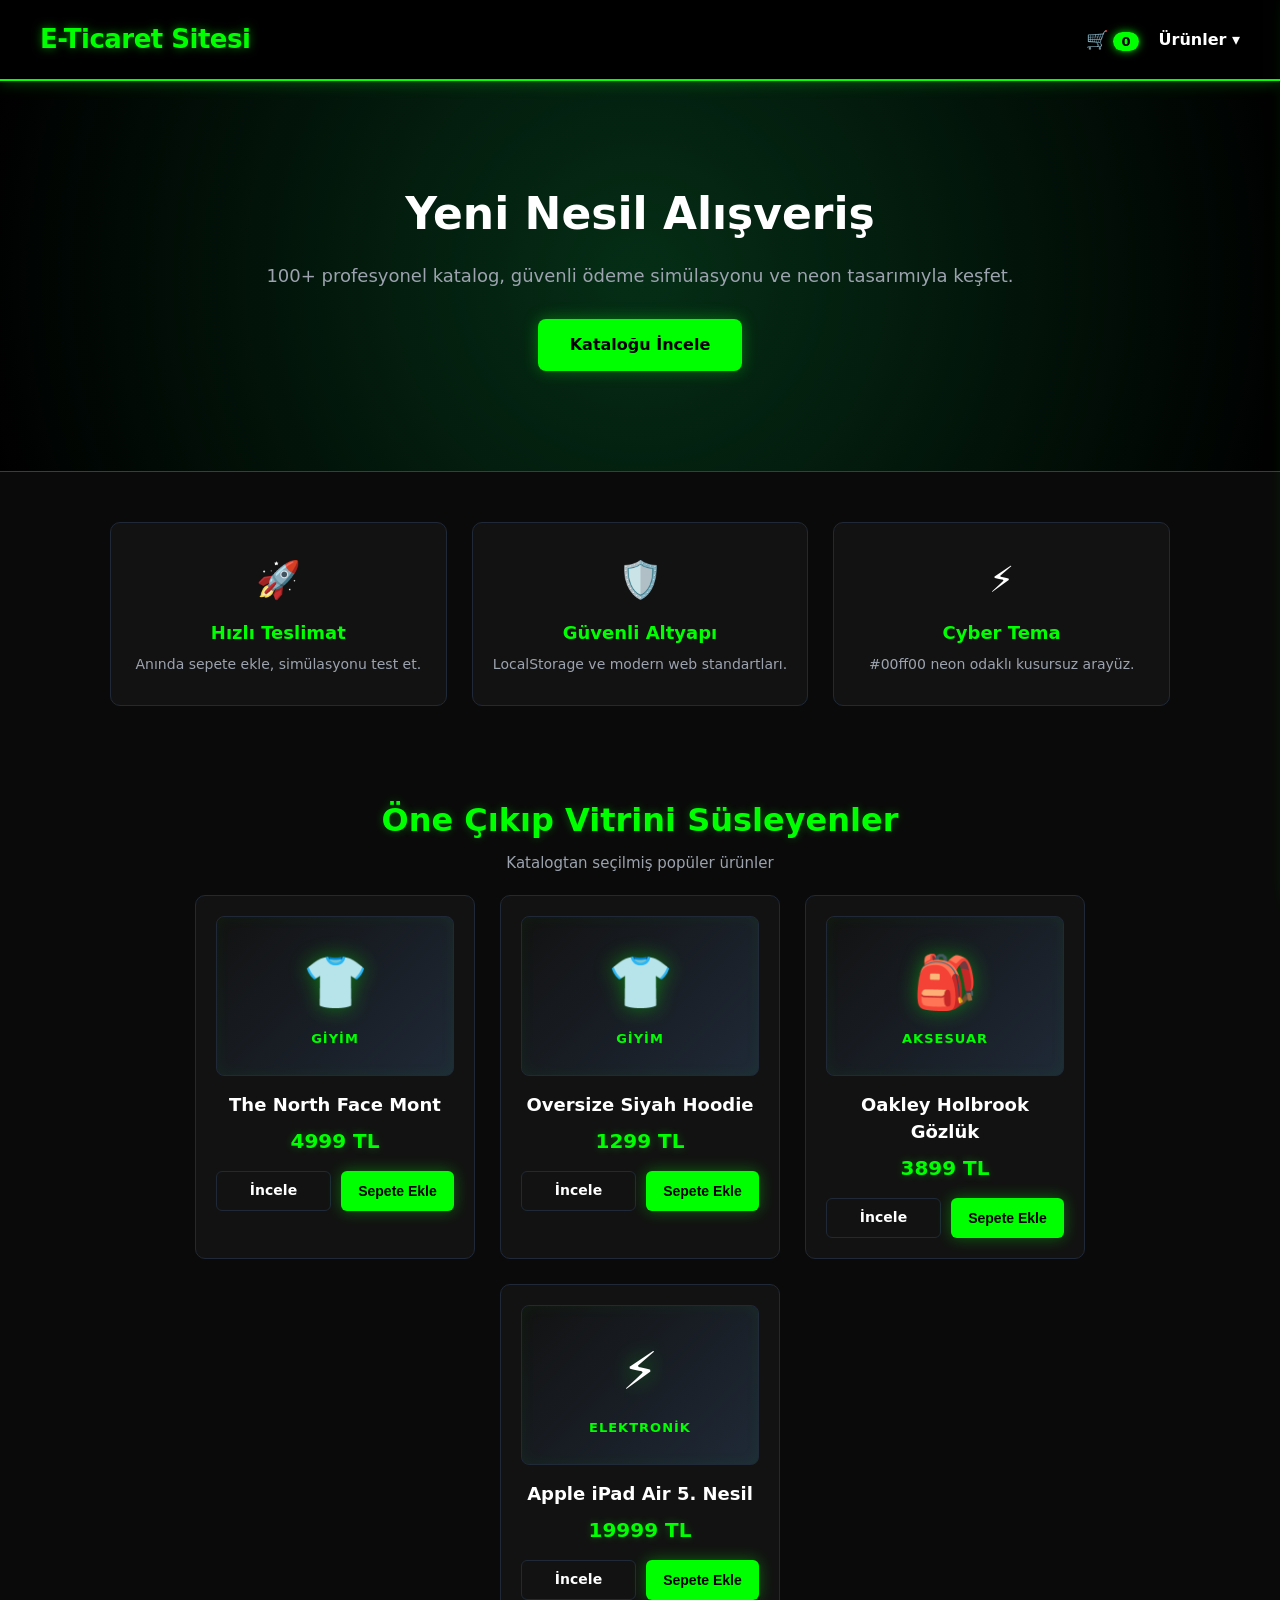
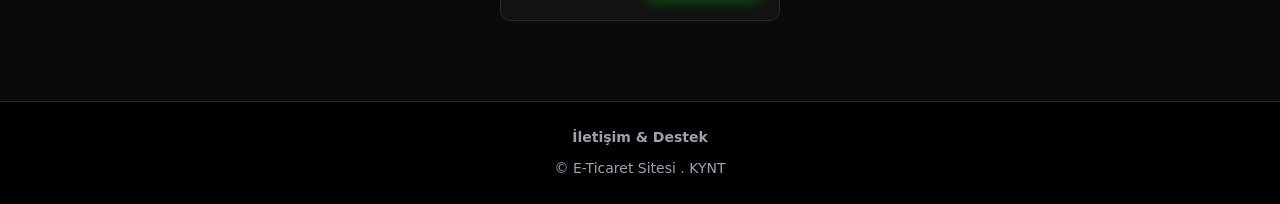
<file: index.html>
<!DOCTYPE html>
<html lang="tr">
<head>
    <meta charset="UTF-8">
    <meta name="viewport" content="width=device-width, initial-scale=1.0">
    <title>E-Tİcaret Sitesi</title>
    <link rel="stylesheet" href="style.css">
</head>
<body>
    <!-- Üst Navbar -->
<header class="navbar">
        <h2><a href="index.html" class="logo-link">E-Ticaret Sitesi</a></h2>
        <nav style="display: flex; align-items: center; gap: 20px;">
            <a href="sepet.html" style="font-size: 18px; text-decoration: none; color: white;" title="Sepetim">🛒 <span id="cart-count">0</span></a>
            <button id="open-drawer-btn" class="nav-link-btn">Ürünler ▾</button>
        </nav>
    </header>

    <!-- Yandan Açılır Kategori Menüsü (Drawer) -->
    <div id="drawer-overlay" class="drawer-overlay"></div>
    <aside id="sidebar-drawer" class="sidebar-drawer">
        <div class="drawer-header">
            <h3>Kategoriler</h3>
            <button id="close-drawer-btn" class="close-drawer">&times;</button>
        </div>
        <ul class="drawer-menu">
            <li><a href="urunler.html?category=Tümü"><span>📦</span> Tüm Ürünler</a></li>
            <li><a href="urunler.html?category=Elektronik"><span>⚡</span> Elektronik</a></li>
            <li><a href="urunler.html?category=Aksesuar"><span>🎒</span> Aksesuar</a></li>
            <li><a href="urunler.html?category=Giyim"><span>👕</span> Giyim</a></li>
            <li><a href="urunler.html?category=Ev %26 Yaşam"><span>🏠</span> Ev & Yaşam</a></li>
        </ul>
    </aside>

    <main>
        <section class="hero">
            <h1>Yeni Nesil Alışveriş</h1>
            <p>100+ profesyonel katalog, güvenli ödeme simülasyonu ve neon tasarımıyla keşfet.</p>
            <a href="urunler.html" class="cta-btn">Kataloğu İncele</a>
        </section>

        <section class="features-section">
            <div class="feature-card">
                <div class="feature-icon">🚀</div>
                <h3>Hızlı Teslimat</h3>
                <p>Anında sepete ekle, simülasyonu test et.</p>
            </div>
            <div class="feature-card">
                <div class="feature-icon">🛡️</div>
                <h3>Güvenli Altyapı</h3>
                <p>LocalStorage ve modern web standartları.</p>
            </div>
            <div class="feature-card">
                <div class="feature-icon">⚡</div>
                <h3>Cyber Tema</h3>
                <p>#00ff00 neon odaklı kusursuz arayüz.</p>
            </div>
        </section>

        <section class="featured-products">
            <div class="section-title">
                <h2>Öne Çıkıp Vitrini Süsleyenler</h2>
                <p>Katalogtan seçilmiş popüler ürünler</p>
            </div>

            <div class="product-container">
                <!-- JavaScript burayı öne çıkan ürünlerle dolduracak -->
            </div>
        </section>
    </main>

    <footer class="footer">
        <div style="margin-bottom: 10px;">
            <a href="iletisim.html" style="color: var(--text-muted); text-decoration: none; font-weight: 600; transition: color 0.2s;" onmouseover="this.style.color='#00ff00'" onmouseout="this.style.color='#9ca3af'">İletişim & Destek</a>
        </div>
        <p>&copy; E-Ticaret Sitesi . KYNT</p>
    </footer>

    <script src="script.js"></script>
</body>
</html>
</file>
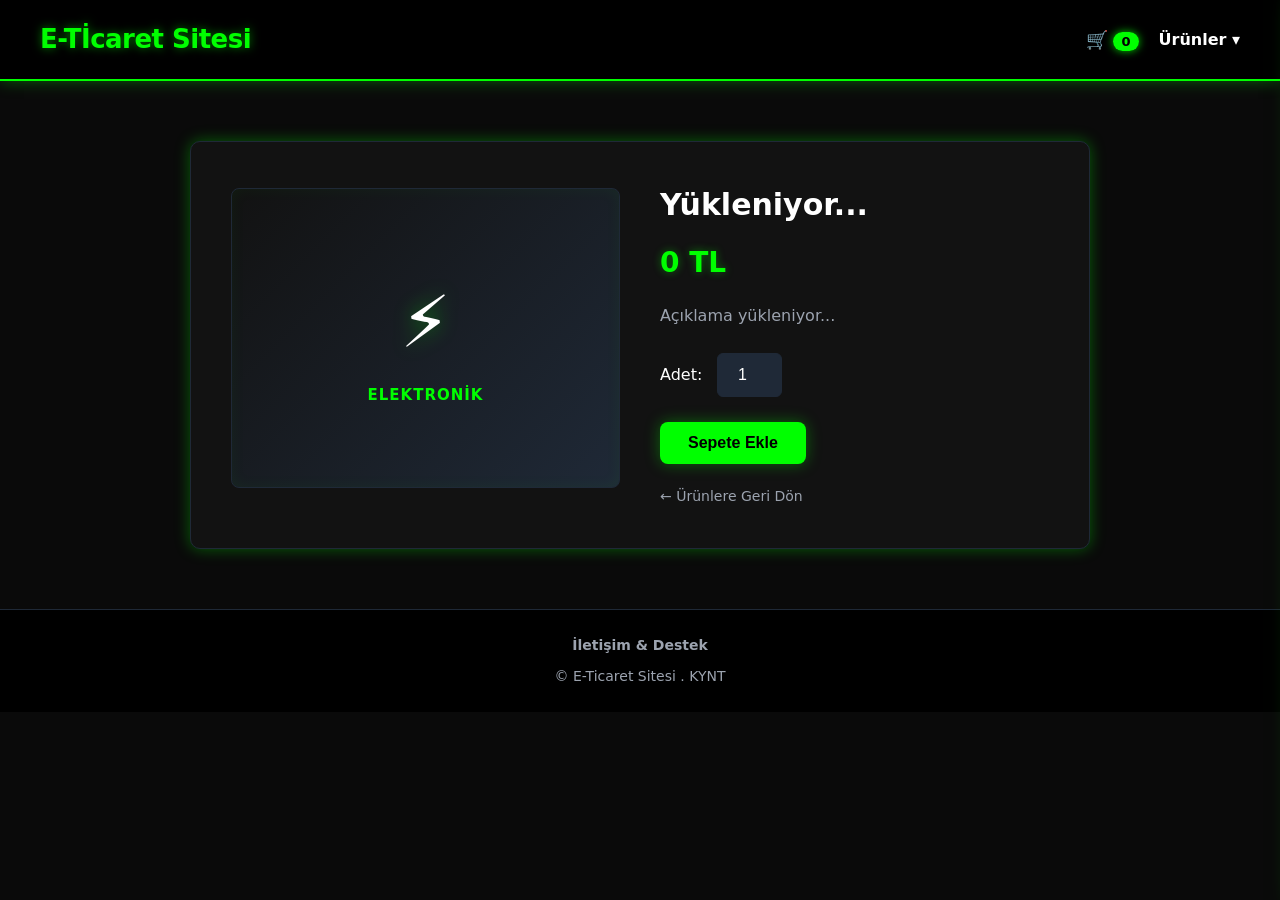
<file: detay.html>
<!DOCTYPE html>
<html lang="tr">
<head>
    <meta charset="UTF-8">
    <meta name="viewport" content="width=device-width, initial-scale=1.0">
    <title>E-Tİcaret Sitesi</title>
    <link rel="stylesheet" href="style.css">
</head>
<body>
<header class="navbar">
        <h2><a href="index.html" class="logo-link">E-Tİcaret Sitesi</a></h2>
        <nav style="display: flex; align-items: center; gap: 20px;">
            <a href="sepet.html" style="font-size: 18px; text-decoration: none; color: white;" title="Sepetim">🛒 <span id="cart-count">0</span></a>
            <button id="open-drawer-btn" class="nav-link-btn">Ürünler ▾</button>
        </nav>
    </header>

    <!-- Yandan Açılır Kategori Menüsü (Drawer) -->
    <div id="drawer-overlay" class="drawer-overlay"></div>
    <aside id="sidebar-drawer" class="sidebar-drawer">
        <div class="drawer-header">
            <h3>Kategoriler</h3>
            <button id="close-drawer-btn" class="close-drawer">&times;</button>
        </div>
        <ul class="drawer-menu">
            <li><a href="urunler.html?category=Tümü"><span>📦</span> Tüm Ürünler</a></li>
            <li><a href="urunler.html?category=Elektronik"><span>⚡</span> Elektronik</a></li>
            <li><a href="urunler.html?category=Aksesuar"><span>🎒</span> Aksesuar</a></li>
            <li><a href="urunler.html?category=Giyim"><span>👕</span> Giyim</a></li>
            <li><a href="urunler.html?category=Ev %26 Yaşam"><span>🏠</span> Ev & Yaşam</a></li>
        </ul>
    </aside>

    <main>
        <div class="product-detail-container">
            <div class="product-image-box">
                <div class="product-badge-img" style="height: 300px;">
                    <span id="detail-badge-icon" class="badge-icon" style="font-size: 72px;">⚡</span>
                    <span id="detail-cat-name" class="badge-cat" style="font-size: 15px;">Elektronik</span>
                </div>
            </div>
            <div class="product-info-box">
                <h1 id="detail-title">Yükleniyor...</h1>
                <p id="detail-price" class="detail-price">0 TL</p>
                <p id="detail-desc" class="product-description">Açıklama yükleniyor...</p>
                
                <div class="quantity-box">
                    <label>Adet:</label>
                    <input type="number" value="1" min="1" class="qty-input" id="detail-qty">
                </div>
                
                <button class="add-to-cart-btn">Sepete Ekle</button>
                <div style="margin-top: 20px;">
                    <a href="urunler.html" style="color: var(--text-muted); text-decoration: none; font-size: 14px;">← Ürünlere Geri Dön</a>
                </div>
            </div>
        </div>
    </main>

    <footer class="footer">
        <div style="margin-bottom: 10px;">
            <a href="iletisim.html" style="color: var(--text-muted); text-decoration: none; font-weight: 600; transition: color 0.2s;" onmouseover="this.style.color='#00ff00'" onmouseout="this.style.color='#9ca3af'">İletişim & Destek</a>
        </div>
        <p>&copy; E-Ticaret Sitesi . KYNT</p>
    </footer>

    <script src="script.js"></script>
</body>
</html>
</file>
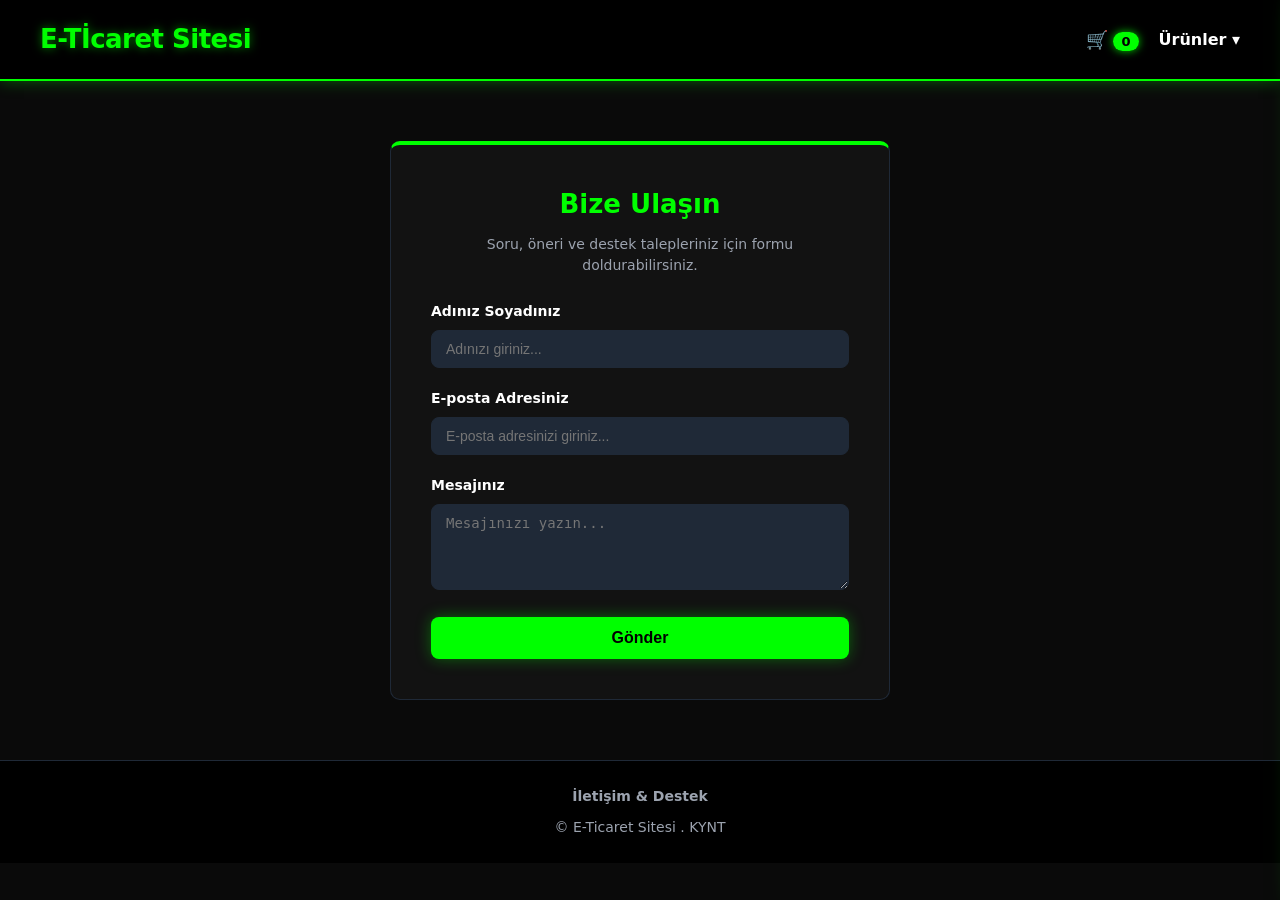
<file: iletisim.html>
<!DOCTYPE html>
<html lang="tr">
<head>
    <meta charset="UTF-8">
    <meta name="viewport" content="width=device-width, initial-scale=1.0">
    <title>E-Tİcaret Sitesi</title>
    <link rel="stylesheet" href="style.css">
</head>
<body>
<header class="navbar">
        <h2><a href="index.html" class="logo-link">E-Tİcaret Sitesi</a></h2>
        <nav style="display: flex; align-items: center; gap: 20px;">
            <a href="sepet.html" style="font-size: 18px; text-decoration: none; color: white;" title="Sepetim">🛒 <span id="cart-count">0</span></a>
            <button id="open-drawer-btn" class="nav-link-btn">Ürünler ▾</button>
        </nav>
    </header>

    <!-- Yandan Açılır Kategori Menüsü (Drawer) -->
    <div id="drawer-overlay" class="drawer-overlay"></div>
    <aside id="sidebar-drawer" class="sidebar-drawer">
        <div class="drawer-header">
            <h3>Kategoriler</h3>
            <button id="close-drawer-btn" class="close-drawer">&times;</button>
        </div>
        <ul class="drawer-menu">
            <li><a href="urunler.html?category=Tümü"><span>📦</span> Tüm Ürünler</a></li>
            <li><a href="urunler.html?category=Elektronik"><span>⚡</span> Elektronik</a></li>
            <li><a href="urunler.html?category=Aksesuar"><span>🎒</span> Aksesuar</a></li>
            <li><a href="urunler.html?category=Giyim"><span>👕</span> Giyim</a></li>
            <li><a href="urunler.html?category=Ev %26 Yaşam"><span>🏠</span> Ev & Yaşam</a></li>
        </ul>
    </aside>

    <main>
        <div class="contact-container">
            <div class="contact-box">
                <h1>Bize Ulaşın</h1>
                <p>Soru, öneri ve destek talepleriniz için formu doldurabilirsiniz.</p>
                
                <form onsubmit="event.preventDefault(); alert('Mesajınız başarıyla iletildi! En kısa sürede dönüş yapacağız. 🚀');">
                    <div class="form-group">
                        <label>Adınız Soyadınız</label>
                        <input type="text" required placeholder="Adınızı giriniz...">
                    </div>
                    <div class="form-group">
                        <label>E-posta Adresiniz</label>
                        <input type="email" required placeholder="E-posta adresinizi giriniz...">
                    </div>
                    <div class="form-group">
                        <label>Mesajınız</label>
                        <textarea rows="4" required placeholder="Mesajınızı yazın..."></textarea>
                    </div>
                    <button type="submit" class="contact-submit-btn">Gönder</button>
                </form>
            </div>
        </div>
    </main>

    <footer class="footer">
        <div style="margin-bottom: 10px;">
            <a href="iletisim.html" style="color: var(--text-muted); text-decoration: none; font-weight: 600; transition: color 0.2s;" onmouseover="this.style.color='#00ff00'" onmouseout="this.style.color='#9ca3af'">İletişim & Destek</a>
        </div>
        <p>&copy; E-Ticaret Sitesi . KYNT</p>
    </footer>

    <script src="script.js"></script>
</body>
</html>
</file>
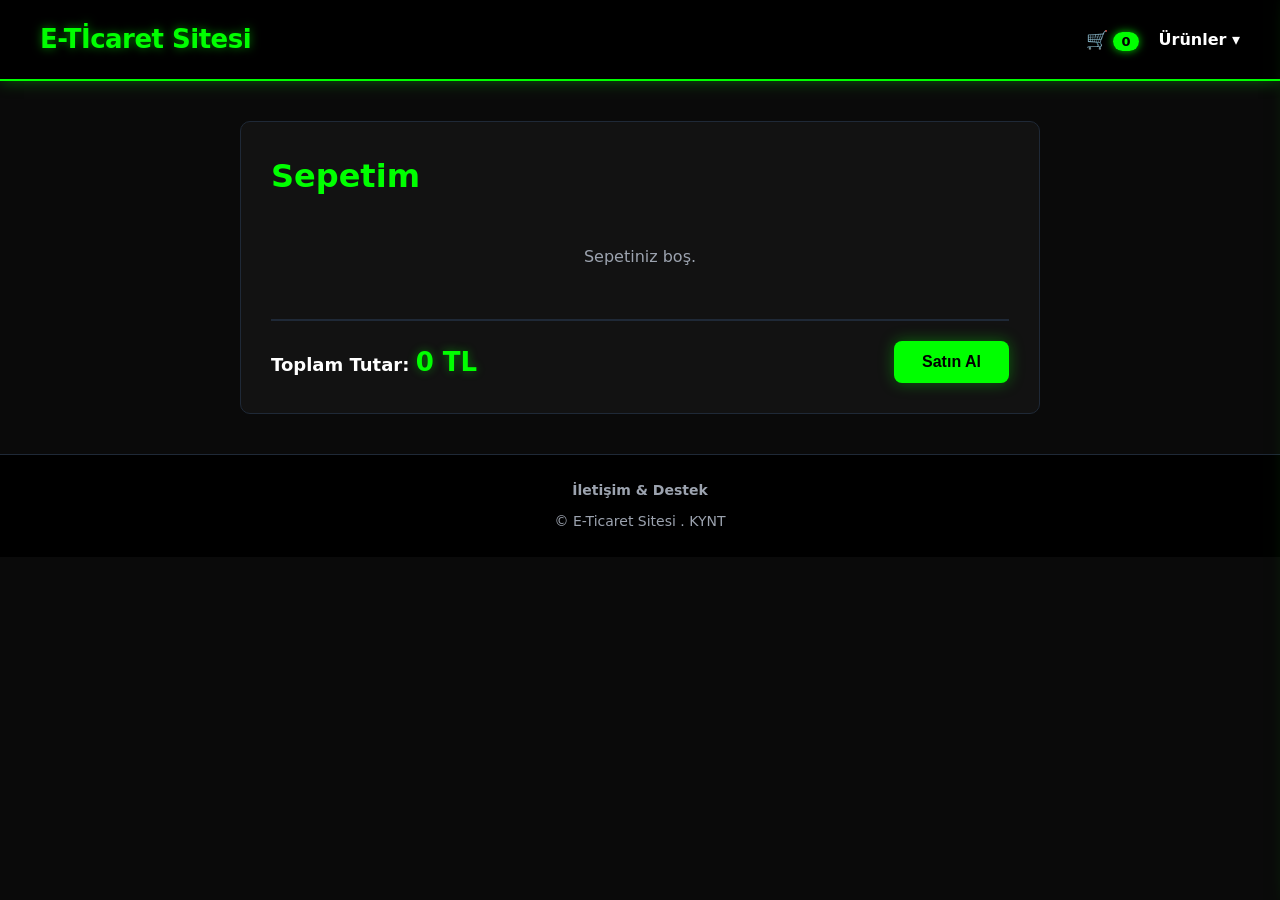
<file: sepet.html>
<!DOCTYPE html>
<html lang="tr">
<head>
    <meta charset="UTF-8">
    <meta name="viewport" content="width=device-width, initial-scale=1.0">
    <title>E-Tİcaret Sitesi</title>
    <link rel="stylesheet" href="style.css">
</head>
<body>
    <header class="navbar">
        <h2><a href="index.html" class="logo-link">E-Tİcaret Sitesi</a></h2>
        <nav style="display: flex; align-items: center; gap: 20px;">
            <a href="sepet.html" style="font-size: 18px; text-decoration: none; color: white;" title="Sepetim">🛒 <span id="cart-count">0</span></a>
            <button id="open-drawer-btn" class="nav-link-btn">Ürünler ▾</button>
        </nav>
    </header>

    <!-- Yandan Açılır Kategori Menüsü (Drawer) -->
    <div id="drawer-overlay" class="drawer-overlay"></div>
    <aside id="sidebar-drawer" class="sidebar-drawer">
        <div class="drawer-header">
            <h3>Kategoriler</h3>
            <button id="close-drawer-btn" class="close-drawer">&times;</button>
        </div>
        <ul class="drawer-menu">
            <li><a href="urunler.html?category=Tümü"><span>📦</span> Tüm Ürünler</a></li>
            <li><a href="urunler.html?category=Elektronik"><span>⚡</span> Elektronik</a></li>
            <li><a href="urunler.html?category=Aksesuar"><span>🎒</span> Aksesuar</a></li>
            <li><a href="urunler.html?category=Giyim"><span>👕</span> Giyim</a></li>
            <li><a href="urunler.html?category=Ev %26 Yaşam"><span>🏠</span> Ev & Yaşam</a></li>
        </ul>
    </aside>

    <main>
        <div class="cart-container">
            <h1>Sepetim</h1>
            
            <div id="cart-items-container" class="cart-items">
                <!-- JavaScript sepeti dolduracak -->
            </div>

            <div class="cart-summary">
                <div class="total-text">
                    <span>Toplam Tutar:</span>
                    <span id="cart-total-price" class="total-price">0 TL</span>
                </div>
                <div class="cart-actions">
                    <button id="clear-cart-btn" class="clear-cart-btn" onclick="clearCart()">Sepeti Temizle</button>
                    <button id="checkout-btn" class="checkout-btn">Satın Al</button>
                </div>
            </div>
        </div>

        <!-- Ödeme Modalı -->
        <div id="checkout-modal" class="modal">
            <div class="modal-content">
                <span class="close-modal">&times;</span>
                <h2>Sipariş Bilgileri</h2>
                <form id="checkout-form">
                    <div class="form-group">
                        <label>Ad Soyad</label>
                        <input type="text" id="fullname" required placeholder="Adınızı giriniz...">
                    </div>
                    <div class="form-group">
                        <label>Teslimat Adresi</label>
                        <textarea id="address" rows="3" required placeholder="Adresinizi giriniz..."></textarea>
                    </div>
                    <button type="submit" class="contact-submit-btn">Siparişi Onayla</button>
                </form>
            </div>
        </div>
    </main>

    <footer class="footer">
        <div style="margin-bottom: 10px;">
            <a href="iletisim.html" style="color: var(--text-muted); text-decoration: none; font-weight: 600; transition: color 0.2s;" onmouseover="this.style.color='#00ff00'" onmouseout="this.style.color='#9ca3af'">İletişim & Destek</a>
        </div>
       <p>&copy; E-Ticaret Sitesi . KYNT</p>
    </footer>

    <script src="script.js"></script>
</body>
</html>
</file>
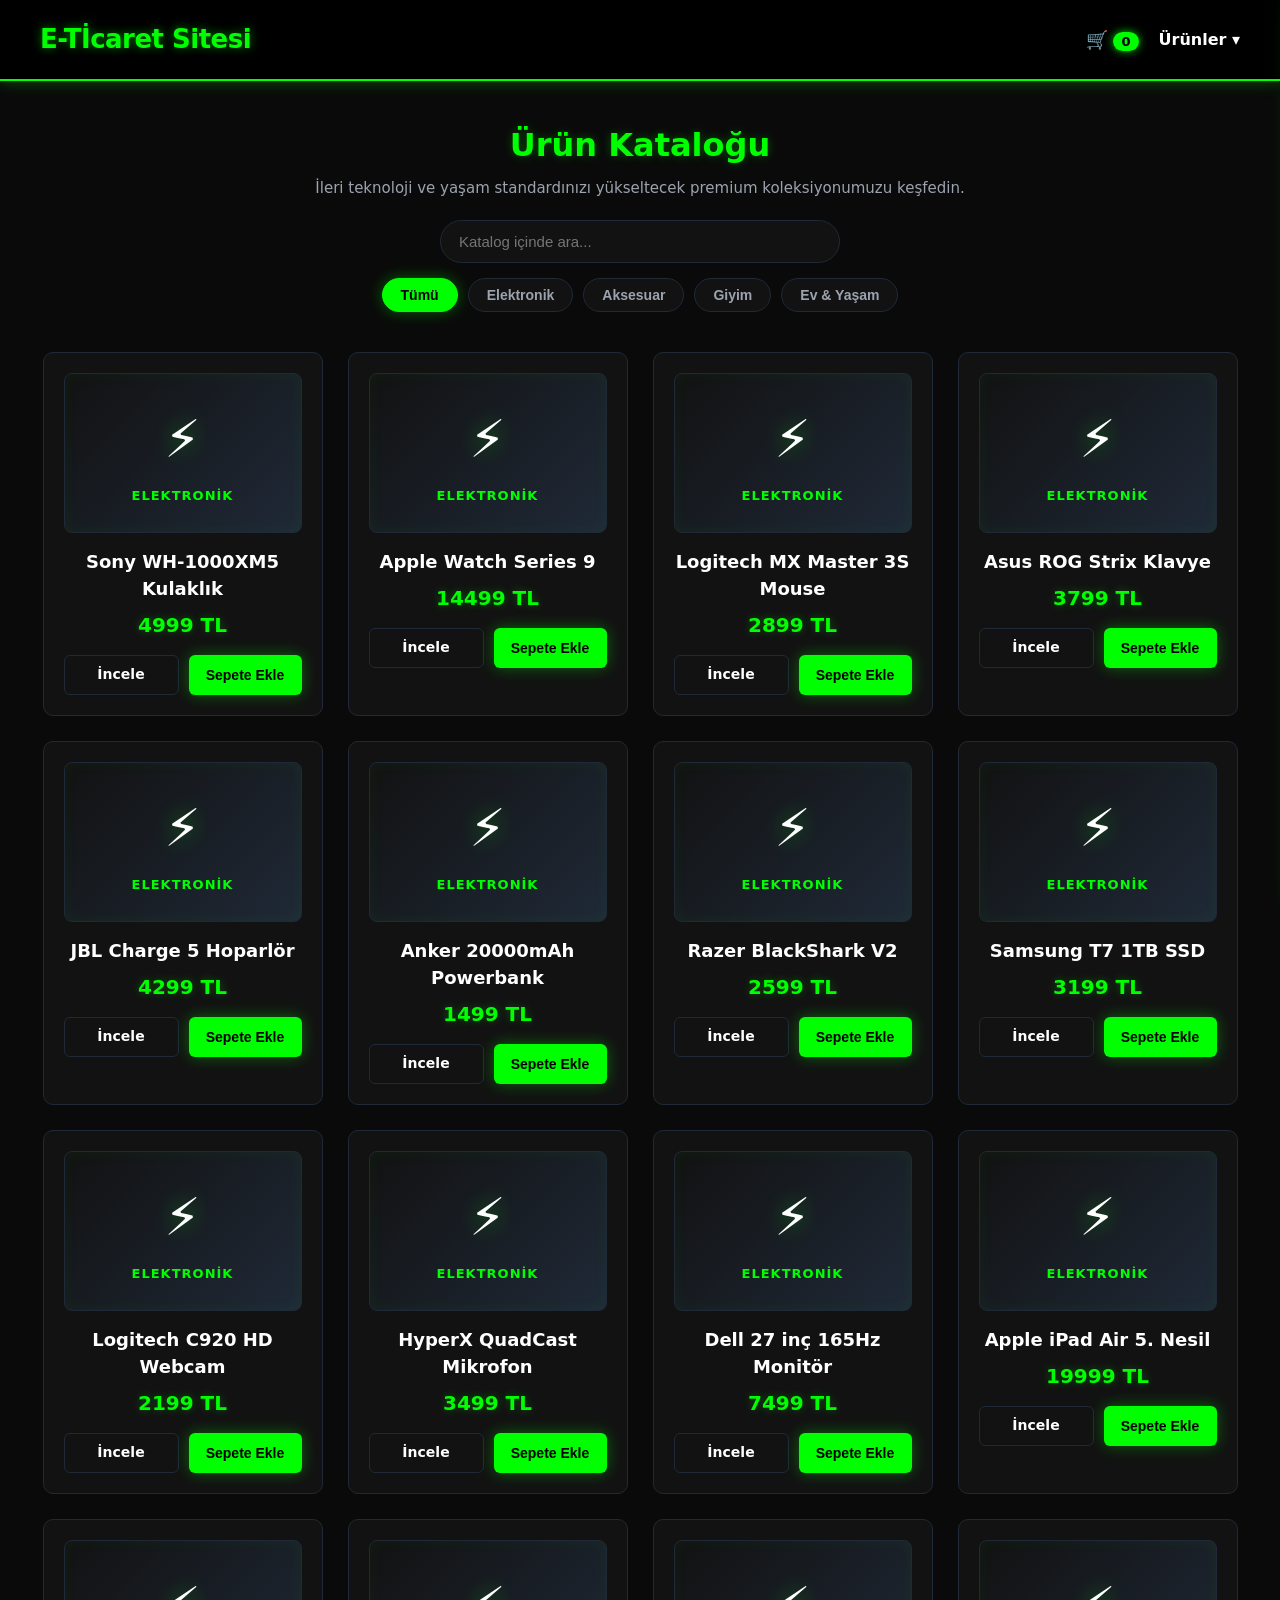
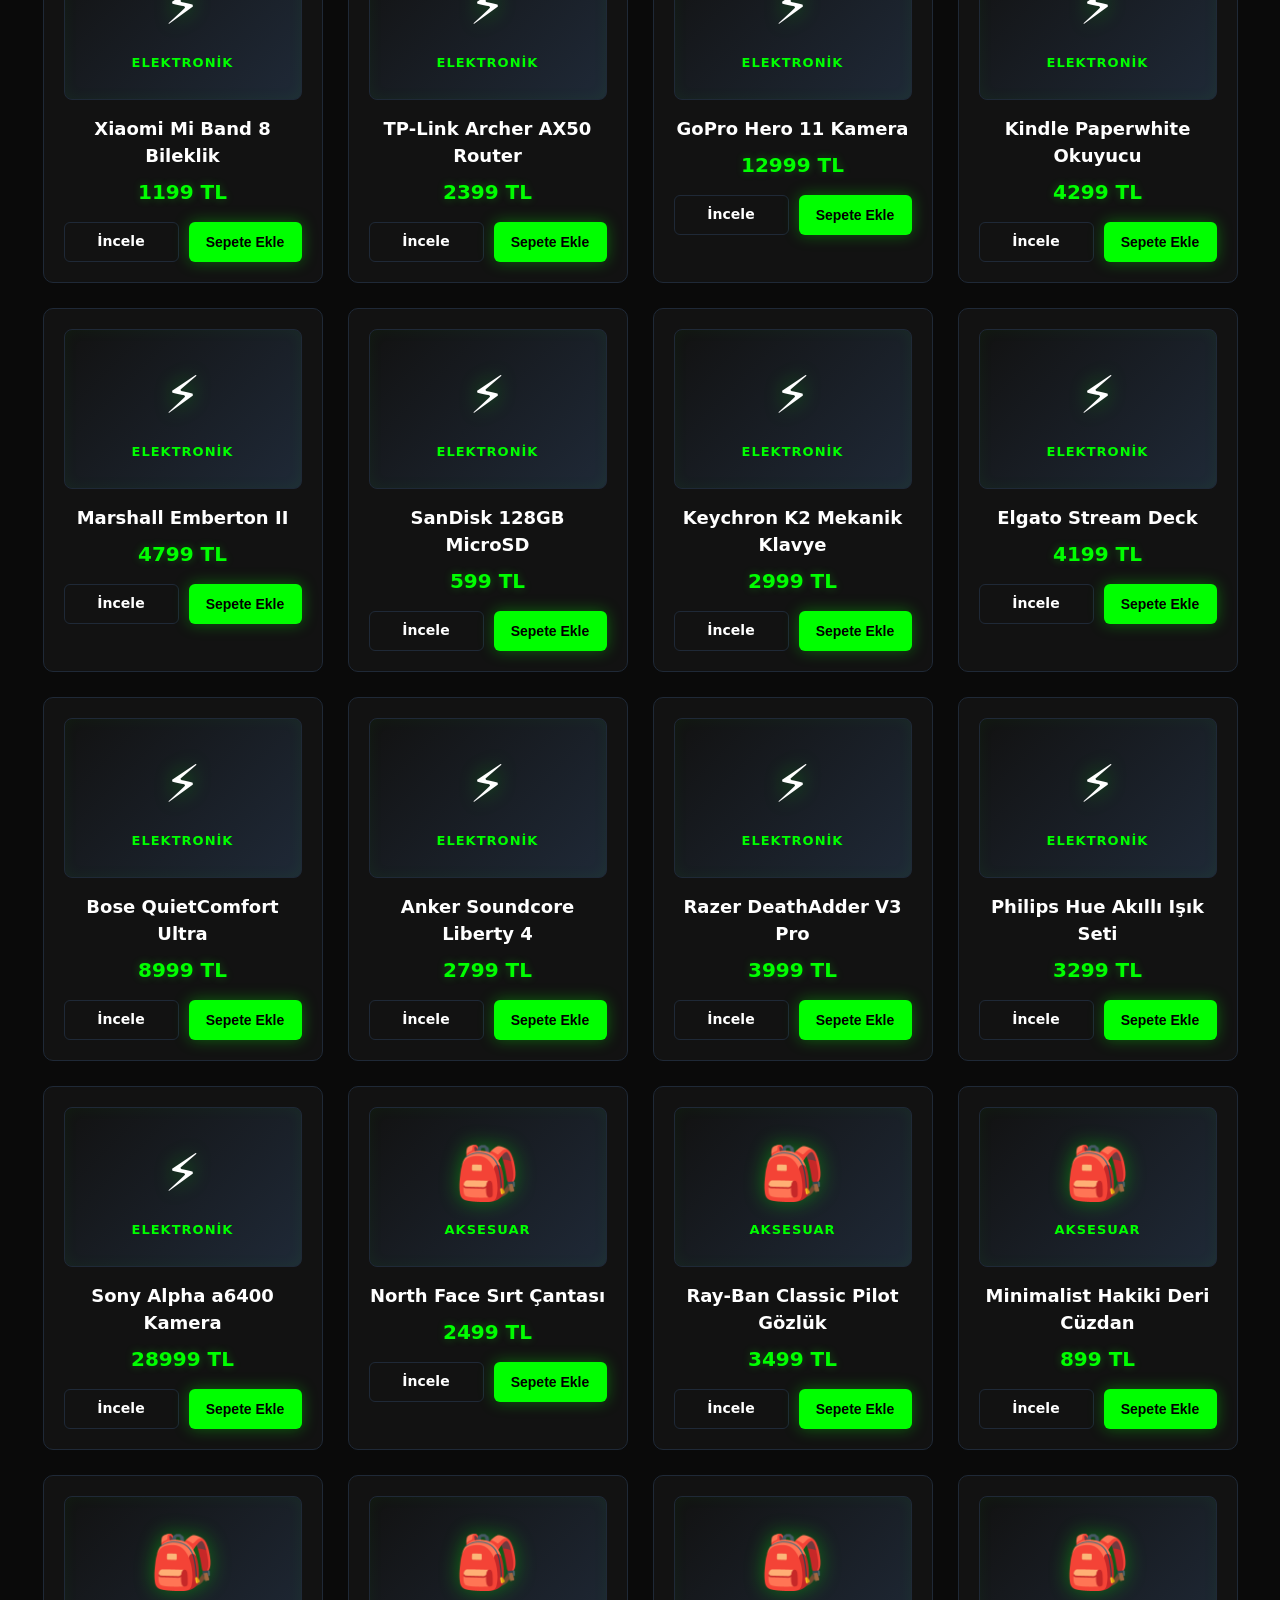
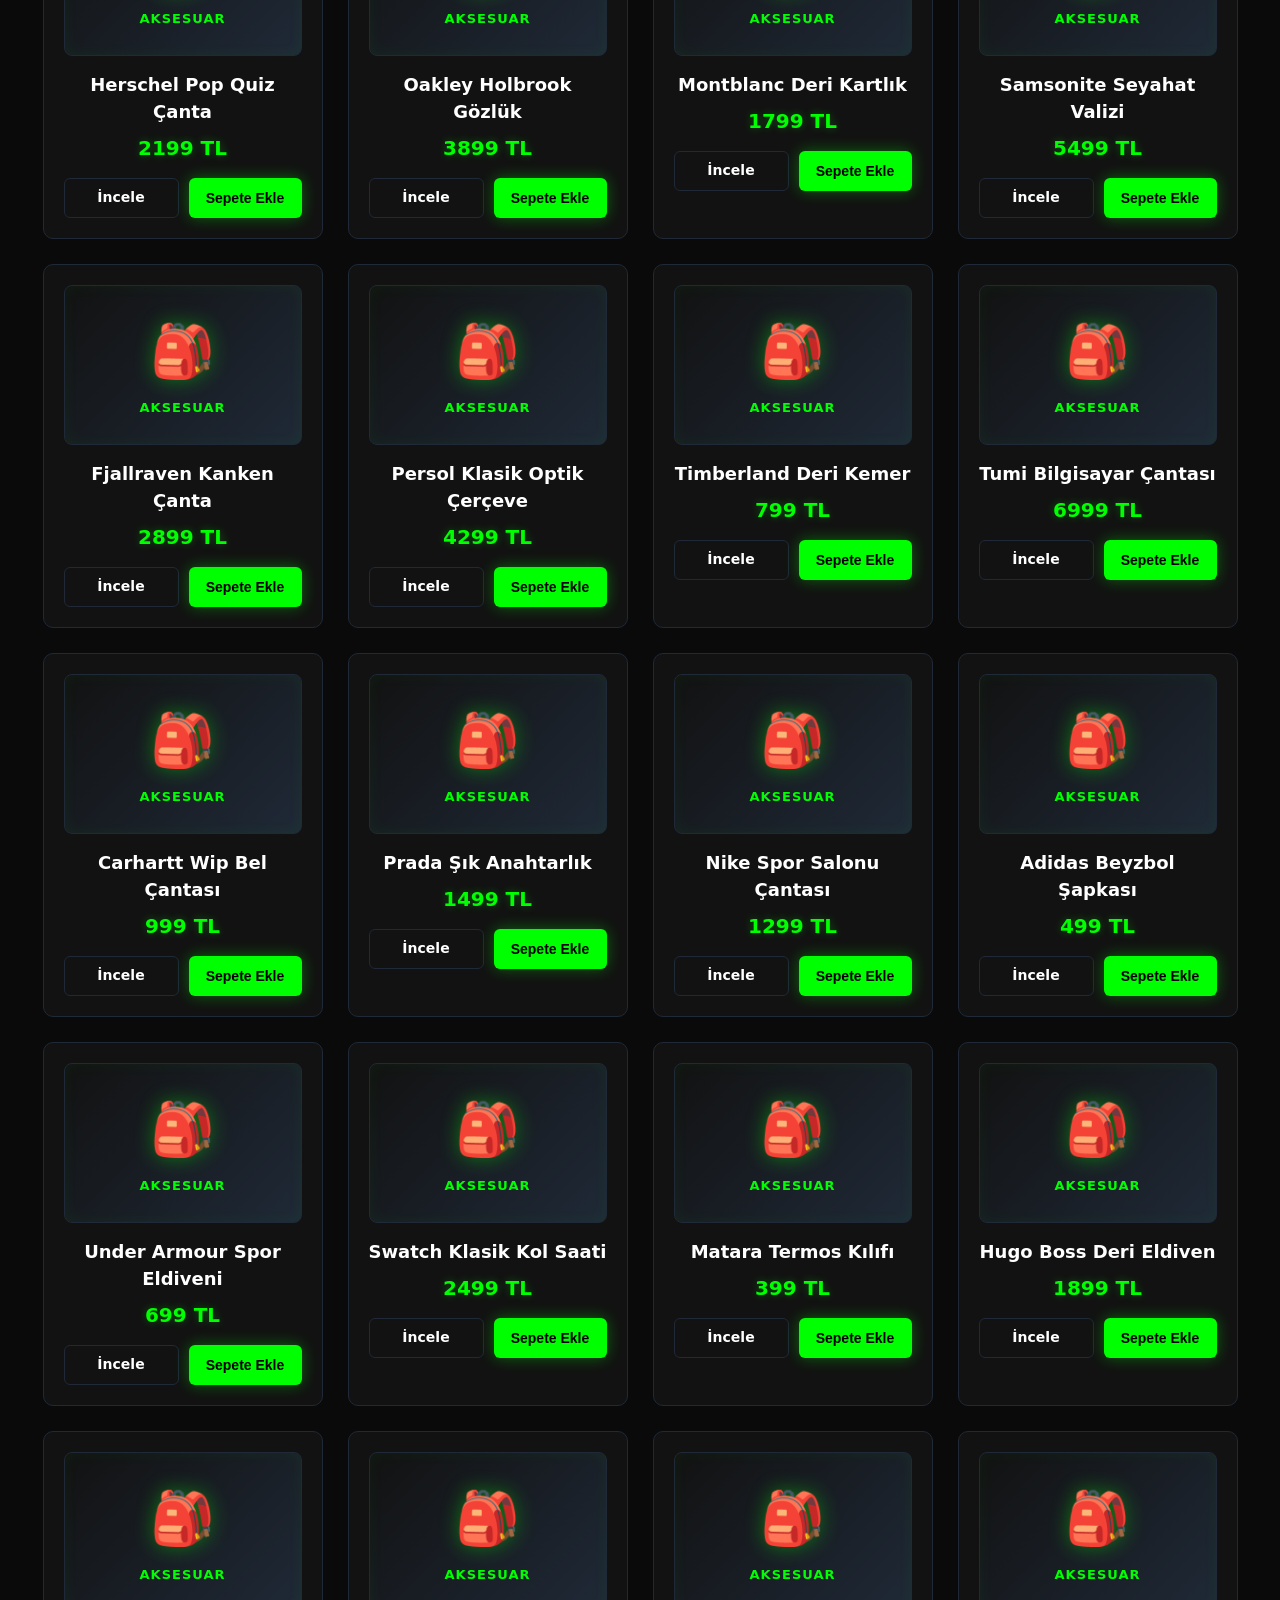
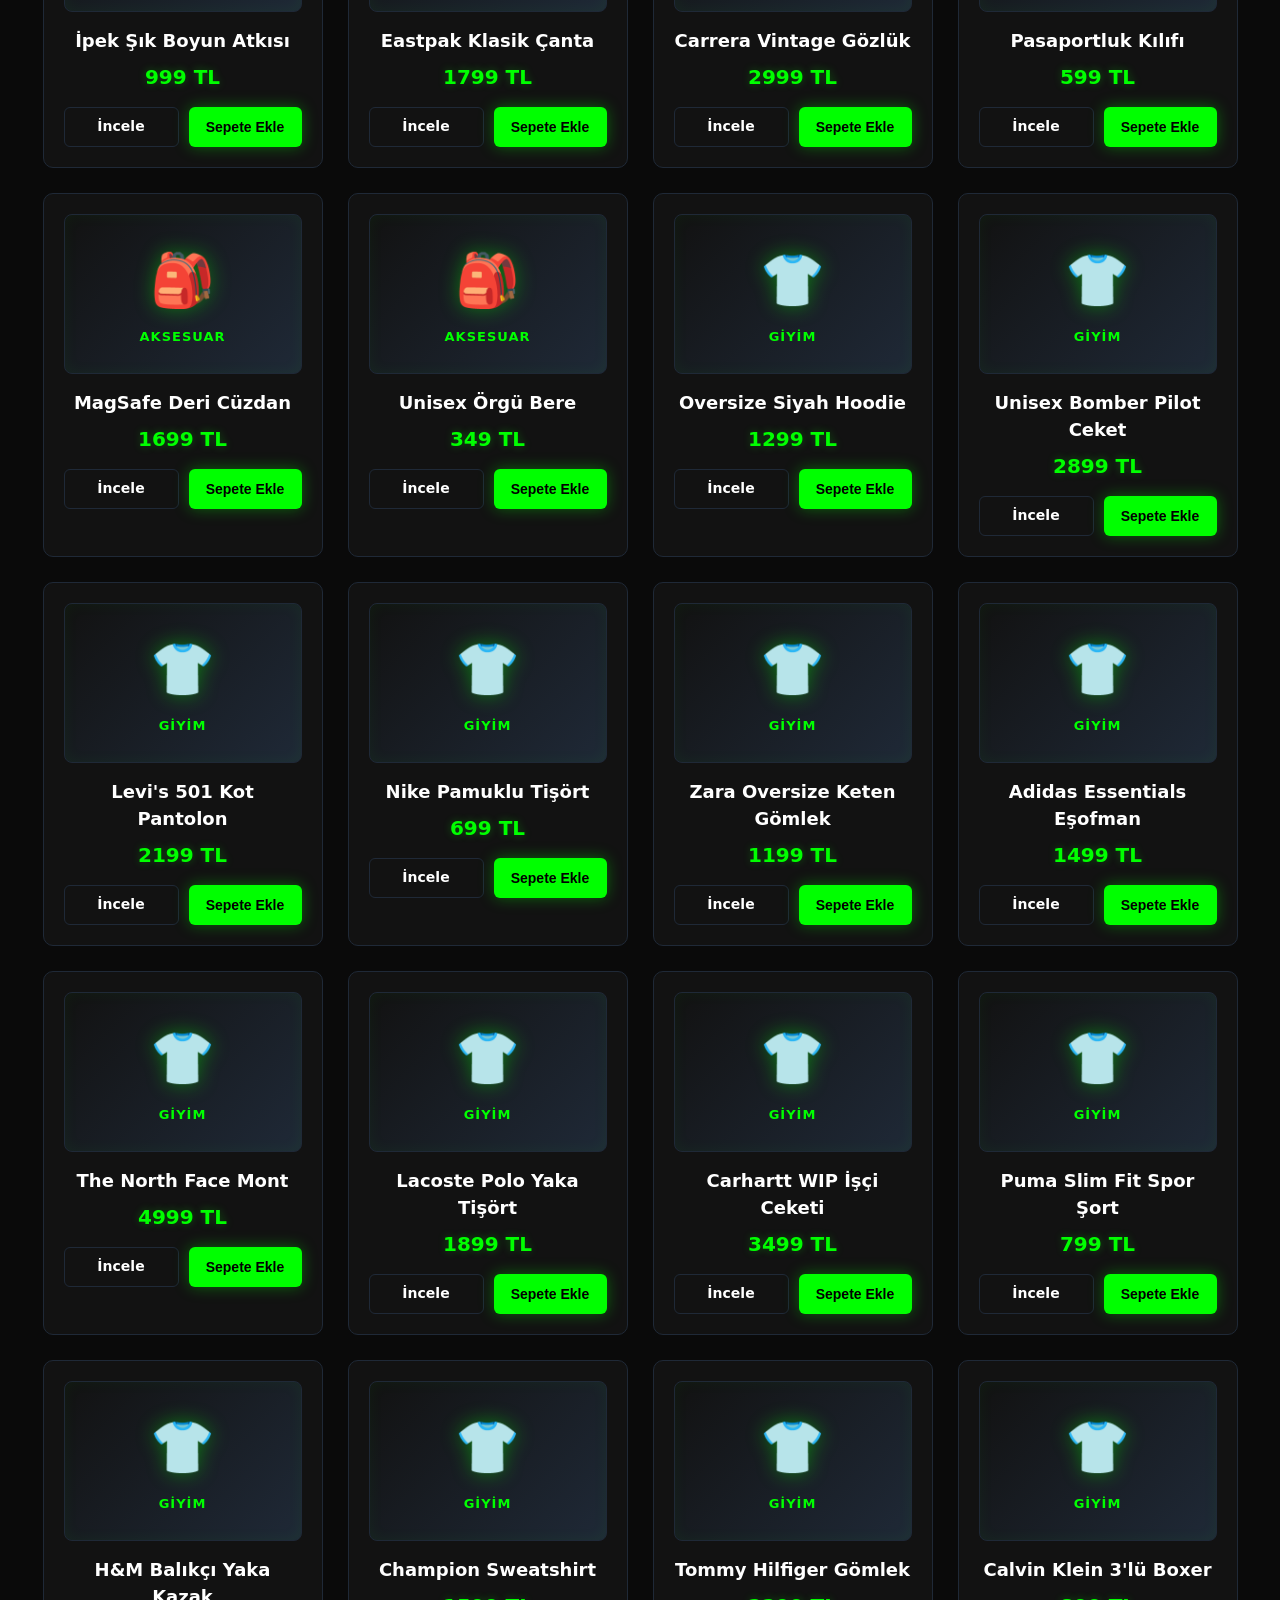
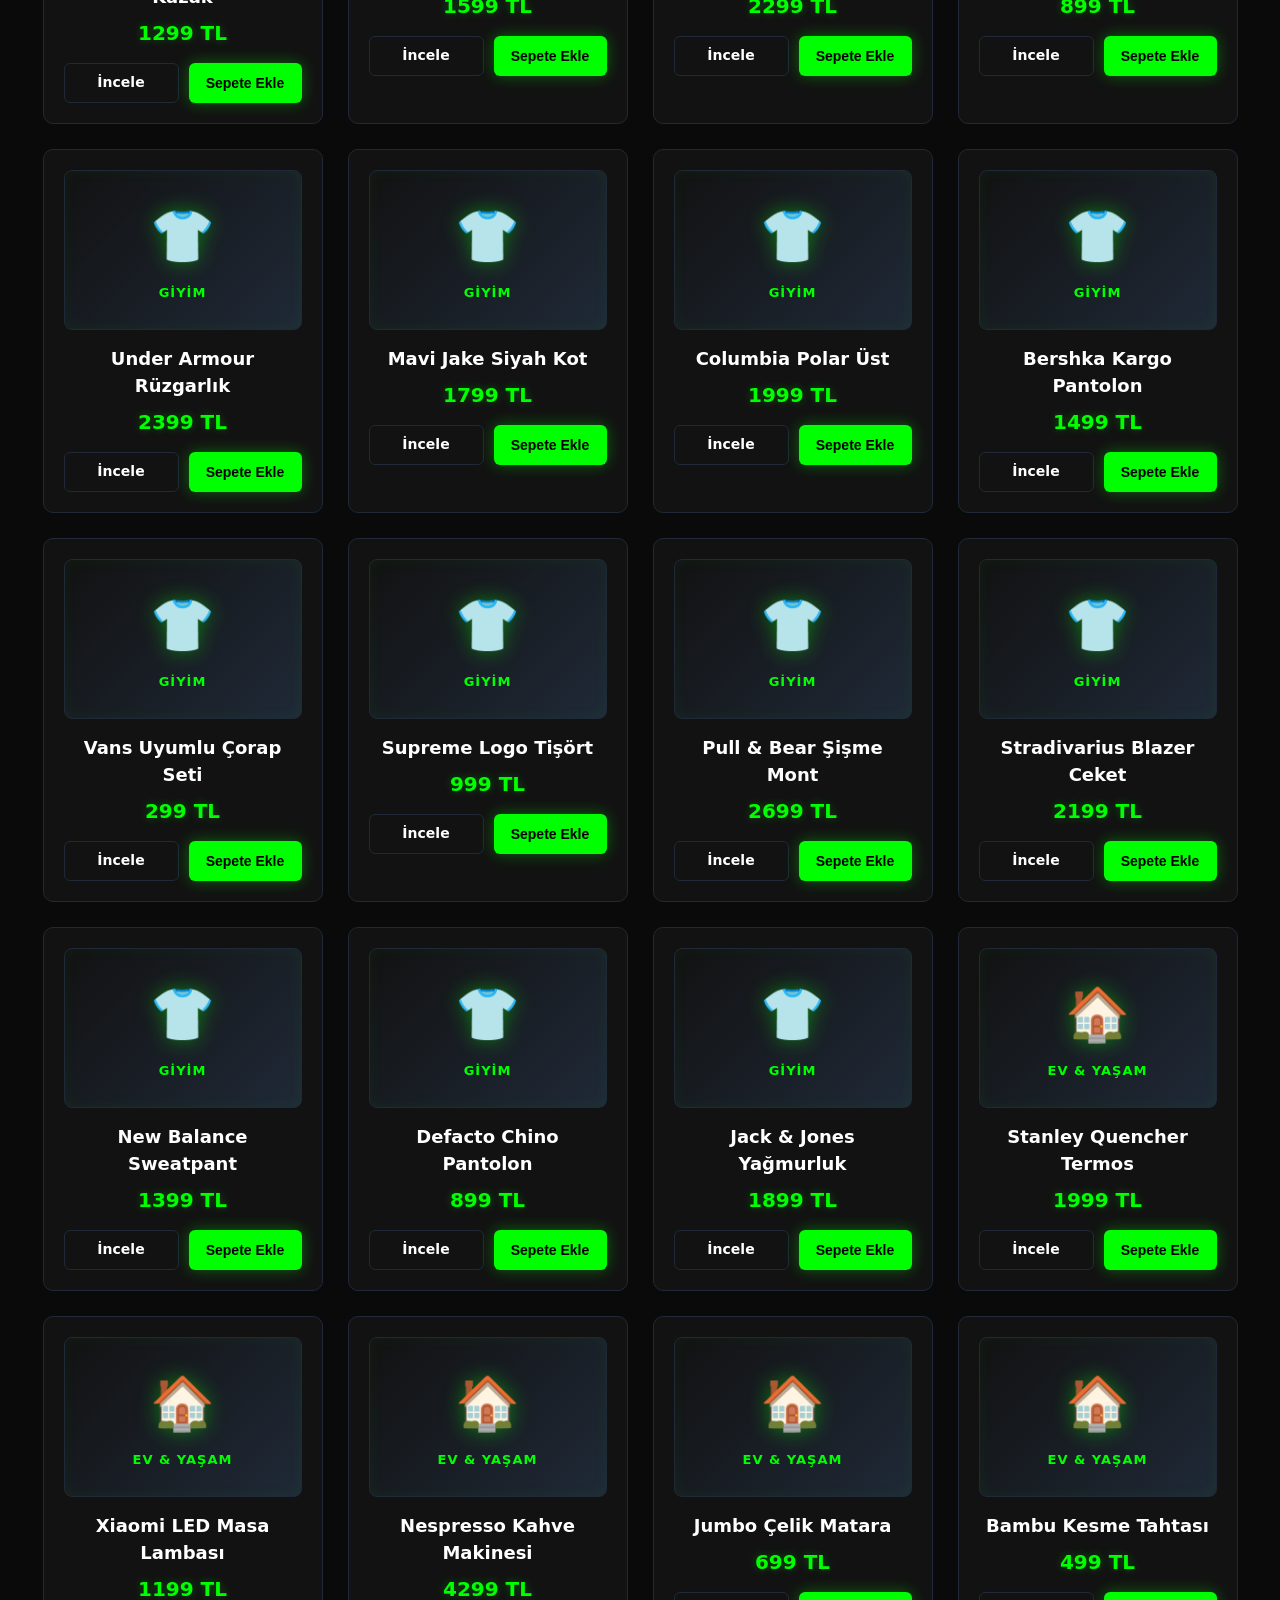
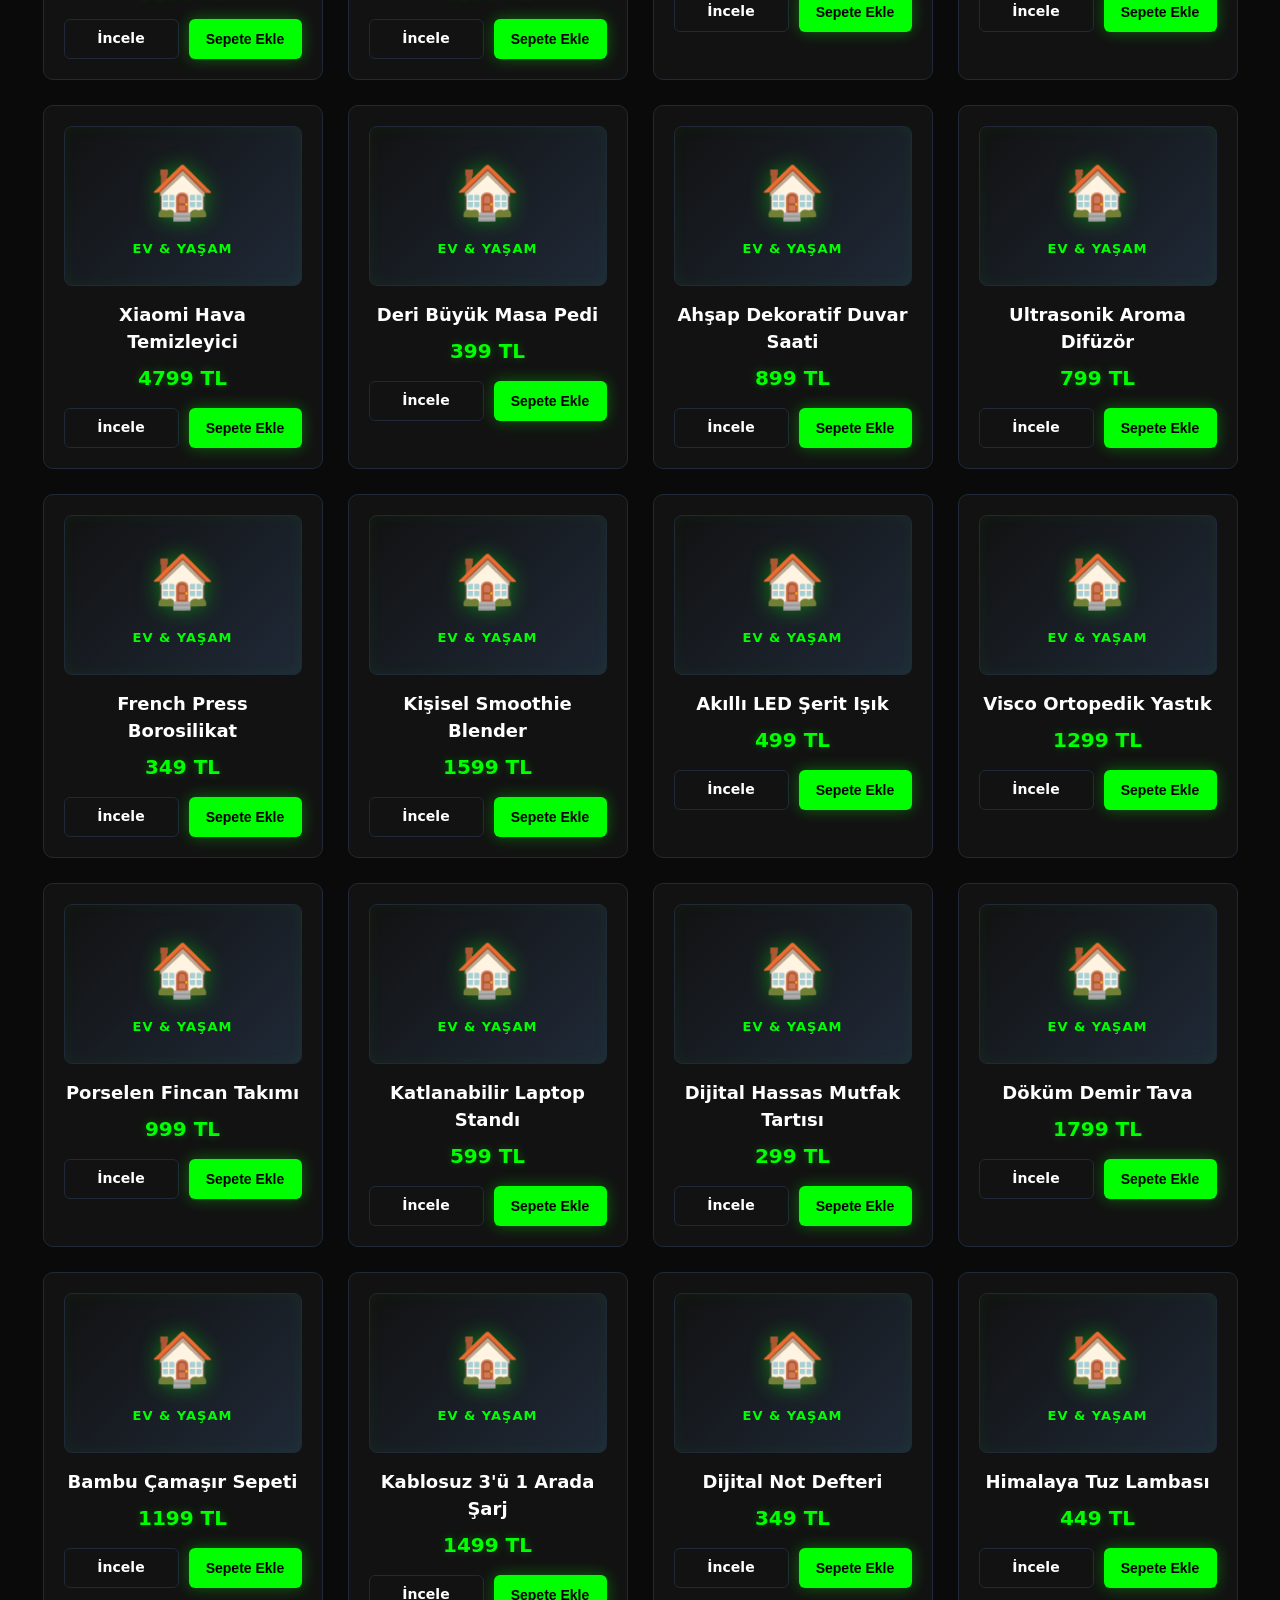
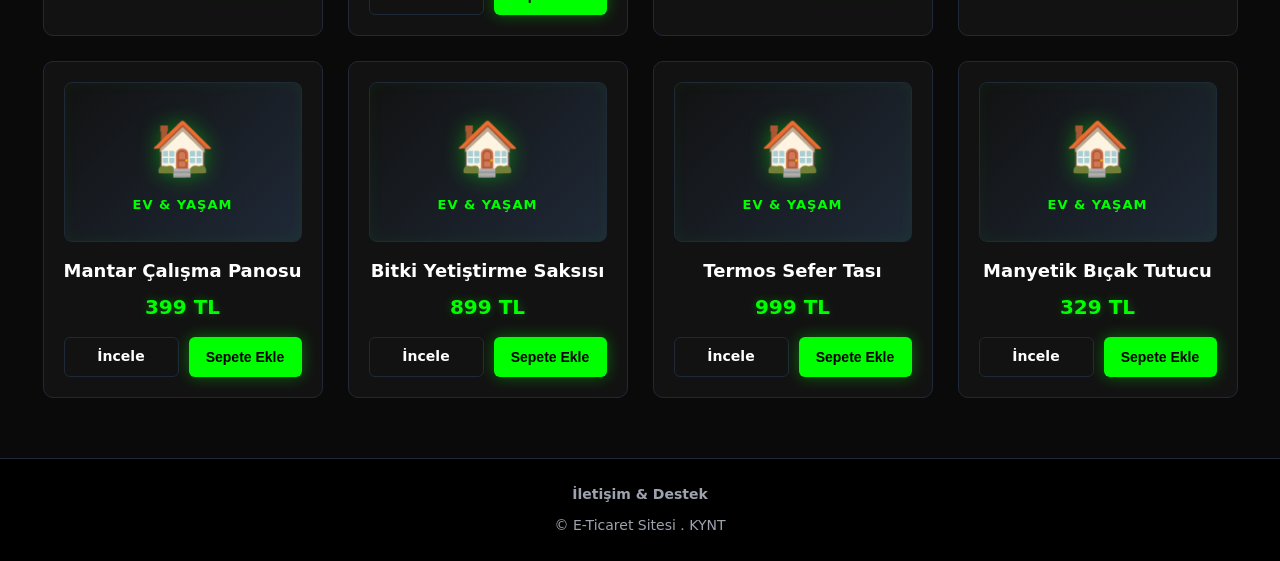
<file: urunler.html>
<!DOCTYPE html>
<html lang="tr">
<head>
    <meta charset="UTF-8">
    <meta name="viewport" content="width=device-width, initial-scale=1.0">
    <title>E-Tİcaret Sitesi</title>
    <link rel="stylesheet" href="style.css">
</head>
<body>
<header class="navbar">
        <h2><a href="index.html" class="logo-link">E-Tİcaret Sitesi</a></h2>
        <nav style="display: flex; align-items: center; gap: 20px;">
            <a href="sepet.html" style="font-size: 18px; text-decoration: none; color: white;" title="Sepetim">🛒 <span id="cart-count">0</span></a>
            <button id="open-drawer-btn" class="nav-link-btn">Ürünler ▾</button>
        </nav>
    </header>
    <!-- Yandan Açılır Kategori Menüsü (Drawer) -->
    <div id="drawer-overlay" class="drawer-overlay"></div>
    <aside id="sidebar-drawer" class="sidebar-drawer">
        <div class="drawer-header">
            <h3>Kategoriler</h3>
            <button id="close-drawer-btn" class="close-drawer">&times;</button>
        </div>
        <ul class="drawer-menu">
            <li><a href="urunler.html?category=Tümü"><span>📦</span> Tüm Ürünler</a></li>
            <li><a href="urunler.html?category=Elektronik"><span>⚡</span> Elektronik</a></li>
            <li><a href="urunler.html?category=Aksesuar"><span>🎒</span> Aksesuar</a></li>
            <li><a href="urunler.html?category=Giyim"><span>👕</span> Giyim</a></li>
            <li><a href="urunler.html?category=Ev %26 Yaşam"><span>🏠</span> Ev & Yaşam</a></li>
        </ul>
    </aside>

    <main>
        <div class="products-header">
            <h1>Ürün Kataloğu</h1>
            <p>İleri teknoloji ve yaşam standardınızı yükseltecek premium koleksiyonumuzu keşfedin.</p>
        </div>

        <div class="filter-container">
            <input type="text" placeholder="Katalog içinde ara..." class="search-input">
            <div class="category-buttons">
                <button class="filter-btn active">Tümü</button>
                <button class="filter-btn">Elektronik</button>
                <button class="filter-btn">Aksesuar</button>
                <button class="filter-btn">Giyim</button>
                <button class="filter-btn">Ev & Yaşam</button>
            </div>
        </div>

        <div class="product-container">
            <!-- JavaScript 100 ürünü buraya basacak -->
        </div>
    </main>

    <footer class="footer">
        <div style="margin-bottom: 10px;">
            <a href="iletisim.html" style="color: var(--text-muted); text-decoration: none; font-weight: 600; transition: color 0.2s;" onmouseover="this.style.color='#00ff00'" onmouseout="this.style.color='#9ca3af'">İletişim & Destek</a>
        </div>
        <p>&copy; E-Ticaret Sitesi . KYNT</p>
    </footer>

    <script src="script.js"></script>
</body>
</html>
</file>
<file: style.css>
/* --- #00ff00 ODAKLI NEON DARK & PROFESYONEL TEMA --- */
:root {
    --primary-color: #00ff00;       /* Tam Ana Rengimiz: Neon Yeşil */
    --primary-hover: #00cc00;       /* Buton Hover Tonu */
    --bg-color: #0a0a0a;            /* Derin Siyah Zemin */
    --card-bg: #121212;            /* Koyu Kömür Kart Zeminleri */
    --card-border: #1f2937;        /* Kart Sınır Çizgisi */
    --text-main: #ffffff;           /* Parlak Beyaz Metinler */
    --text-muted: #9ca3af;         /* Gri Yardımcı Metinler */
    --radius: 10px;
    --neon-shadow: 0 0 15px rgba(0, 255, 0, 0.35);
    --neon-shadow-strong: 0 0 25px rgba(0, 255, 0, 0.6);
}

* {
    margin: 0;
    padding: 0;
    box-sizing: border-box;
}

body {
    background-color: var(--bg-color);
    color: var(--text-main);
    font-family: system-ui, -apple-system, BlinkMacSystemFont, 'Segoe UI', Roboto, sans-serif;
    line-height: 1.5;
    overflow-x: hidden;
}

/* Üst Menü (Navbar) */
.navbar, .header {
    display: flex;
    justify-content: space-between;
    align-items: center;
    background-color: #000000;
    padding: 20px 40px;
    border-bottom: 2px solid var(--primary-color);
    box-shadow: var(--neon-shadow);
    position: sticky;
    top: 0;
    z-index: 100;
}

.logo-link, .logo {
    text-decoration: none;
    color: var(--primary-color);
    font-size: 26px;
    font-weight: 900;
    letter-spacing: -0.5px;
    text-shadow: 0 0 10px rgba(0, 255, 0, 0.5);
    transition: color 0.2s;
}

.logo-link:hover {
    color: #ffffff;
}

.navbar nav {
    display: flex;
    align-items: center;
    gap: 20px;
}

.nav-link-btn {
    background: transparent;
    border: none;
    color: var(--text-main);
    font-size: 16px;
    font-weight: 600;
    cursor: pointer;
    transition: color 0.2s;
    font-family: inherit;
}

.nav-link-btn:hover {
    color: var(--primary-color);
    text-shadow: 0 0 8px rgba(0, 255, 0, 0.5);
}

/* Sepet Sayacı Rozeti */
#cart-count {
    background-color: var(--primary-color);
    color: #000000;
    padding: 2px 8px;
    border-radius: 12px;
    font-weight: 800;
    font-size: 13px;
    box-shadow: 0 0 8px rgba(0, 255, 0, 0.8);
}

/* --- SAĞDAN AÇILIR KATEGORİ PENCERESİ (DRAWER) --- */
.sidebar-drawer {
    position: fixed;
    top: 0;
    right: -320px;
    width: 300px;
    height: 100%;
    background-color: #0d0d0d;
    border-left: 2px solid var(--primary-color);
    box-shadow: var(--neon-shadow-strong);
    z-index: 1001;
    transition: right 0.3s cubic-bezier(0.4, 0, 0.2, 1);
    padding: 25px 20px;
    display: flex;
    flex-direction: column;
}

.sidebar-drawer.open {
    right: 0;
}

.drawer-header {
    display: flex;
    justify-content: space-between;
    align-items: center;
    border-bottom: 1px solid var(--card-border);
    padding-bottom: 15px;
    margin-bottom: 20px;
}

.drawer-header h3 {
    color: var(--primary-color);
    font-size: 20px;
}

.close-drawer {
    background: transparent;
    border: none;
    color: var(--text-muted);
    font-size: 28px;
    cursor: pointer;
    transition: color 0.2s;
}

.close-drawer:hover {
    color: var(--primary-color);
}

.drawer-menu {
    list-style: none;
    display: flex;
    flex-direction: column;
    gap: 12px;
}

.drawer-menu li a {
    display: flex;
    align-items: center;
    gap: 12px;
    padding: 12px 15px;
    background-color: var(--card-bg);
    border: 1px solid var(--card-border);
    border-radius: 8px;
    color: var(--text-main);
    text-decoration: none;
    font-weight: 600;
    transition: all 0.2s ease;
}

.drawer-menu li a:hover {
    border-color: var(--primary-color);
    color: var(--primary-color);
    transform: translateX(-5px);
    box-shadow: var(--neon-shadow);
}

.drawer-overlay {
    position: fixed;
    top: 0;
    left: 0;
    width: 100%;
    height: 100%;
    background: rgba(0, 0, 0, 0.7);
    backdrop-filter: blur(4px);
    z-index: 1000;
    opacity: 0;
    visibility: hidden;
    transition: all 0.3s ease;
}

.drawer-overlay.active {
    opacity: 1;
    visibility: visible;
}

/* --- TOAST BİLDİRİM KUTUSU --- */
.toast-container {
    position: fixed;
    bottom: 25px;
    right: 25px;
    z-index: 9999;
    display: flex;
    flex-direction: column;
    gap: 10px;
}

.toast {
    background-color: #0f172a;
    color: var(--primary-color);
    border: 1px solid var(--primary-color);
    padding: 14px 22px;
    border-radius: 8px;
    font-weight: 700;
    font-size: 15px;
    box-shadow: var(--neon-shadow-strong);
    display: flex;
    align-items: center;
    gap: 10px;
    animation: slideInRight 0.3s ease forwards, fadeOut 0.3s ease 2.7s forwards;
}

@keyframes slideInRight {
    from { transform: translateX(100%); opacity: 0; }
    to { transform: translateX(0); opacity: 1; }
}

@keyframes fadeOut {
    from { opacity: 1; }
    to { opacity: 0; }
}

/* Hero (Karşılama) Banner */
.hero {
    text-align: center;
    padding: 100px 20px;
    background: radial-gradient(circle at center, #052e16 0%, #000000 100%);
    border-bottom: 1px solid #14532d;
}

.hero h1 {
    font-size: 44px;
    margin-bottom: 15px;
    color: #ffffff;
}

.hero p {
    font-size: 18px;
    color: var(--text-muted);
    margin-bottom: 30px;
}

.cta-btn {
    background-color: var(--primary-color);
    color: #000000;
    padding: 14px 32px;
    border-radius: 8px;
    text-decoration: none;
    font-weight: 800;
    font-size: 16px;
    transition: all 0.2s;
    box-shadow: var(--neon-shadow);
    display: inline-block;
}

.cta-btn:hover {
    background-color: var(--primary-hover);
    box-shadow: var(--neon-shadow-strong);
    transform: translateY(-2px);
}

/* Avantajlar / Özellik Kartları */
.features-section {
    display: flex;
    justify-content: center;
    gap: 25px;
    padding: 50px 20px;
    max-width: 1100px;
    margin: 0 auto;
    flex-wrap: wrap;
}

.feature-card {
    background-color: var(--card-bg);
    border: 1px solid var(--card-border);
    border-radius: var(--radius);
    padding: 30px 20px;
    text-align: center;
    flex: 1;
    min-width: 250px;
    transition: all 0.3s ease;
}

.feature-card:hover {
    border-color: var(--primary-color);
    box-shadow: var(--neon-shadow);
    transform: translateY(-5px);
}

.feature-icon {
    font-size: 36px;
    margin-bottom: 12px;
}

.feature-card h3 {
    font-size: 18px;
    color: var(--primary-color);
    margin-bottom: 8px;
}

.feature-card p {
    color: var(--text-muted);
    font-size: 14px;
}

/* Ürünler Grid ve Kart Yapısı */
.featured-products, .products-header {
    padding: 40px 20px 20px 20px;
    text-align: center;
}

.section-title h2, .products-header h1 {
    font-size: 32px;
    color: var(--primary-color);
    margin-bottom: 8px;
    text-shadow: 0 0 10px rgba(0, 255, 0, 0.3);
}

.section-title p, .products-header p {
    color: var(--text-muted);
    font-size: 15px;
}

.product-container {
    display: flex;
    justify-content: center;
    gap: 25px;
    padding: 20px 40px 60px 40px;
    flex-wrap: wrap;
}

.product-card {
    background-color: var(--card-bg);
    border: 1px solid var(--card-border);
    border-radius: var(--radius);
    width: 280px;
    padding: 20px;
    text-align: center;
    transition: all 0.3s ease;
}

.product-card:hover {
    border-color: var(--primary-color);
    box-shadow: var(--neon-shadow);
    transform: translateY(-6px);
}

/* İkonik Ürün Kutu Alanı */
.product-badge-img {
    width: 100%;
    height: 160px;
    background: linear-gradient(135deg, #121212 0%, #1f2937 100%);
    border: 1px solid var(--card-border);
    border-radius: 8px;
    margin-bottom: 15px;
    display: flex;
    flex-direction: column;
    align-items: center;
    justify-content: center;
    gap: 8px;
    position: relative;
    box-shadow: inset 0 0 15px rgba(0, 255, 0, 0.05);
    transition: all 0.3s ease;
}

.product-card:hover .product-badge-img {
    border-color: var(--primary-color);
    box-shadow: inset 0 0 20px rgba(0, 255, 0, 0.15), 0 0 10px rgba(0, 255, 0, 0.2);
}

.badge-icon {
    font-size: 52px;
    filter: drop-shadow(0 0 10px rgba(0, 255, 0, 0.4));
}

.badge-cat {
    font-size: 13px;
    font-weight: 700;
    color: var(--primary-color);
    text-transform: uppercase;
    letter-spacing: 1px;
}

.product-card h3 {
    font-size: 18px;
    margin-bottom: 8px;
    color: var(--text-main);
}

.product-card .price {
    color: var(--primary-color);
    font-weight: 800;
    font-size: 20px;
    margin-bottom: 15px;
    text-shadow: 0 0 8px rgba(0, 255, 0, 0.3);
}

/* Kart İçi Butonlar */
.card-buttons {
    display: flex;
    gap: 10px;
    justify-content: space-between;
    align-items: center;
    margin-top: 15px;
    width: 100%;
}

.detail-btn, 
.quick-add-btn {
    flex: 1;
    height: 40px;
    display: flex;
    align-items: center;
    justify-content: center;
    border-radius: 6px;
    font-weight: 700;
    font-size: 14px;
    cursor: pointer;
    transition: all 0.2s ease;
    text-decoration: none;
    box-sizing: border-box;
}

.detail-btn {
    background-color: transparent;
    color: var(--text-main);
    border: 1px solid var(--card-border);
}

.detail-btn:hover {
    border-color: var(--primary-color);
    color: var(--primary-color);
    background-color: rgba(0, 255, 0, 0.05);
}

.quick-add-btn {
    background-color: var(--primary-color);
    color: #000000;
    border: none;
    box-shadow: var(--neon-shadow);
}

.quick-add-btn:hover {
    background-color: var(--primary-hover);
    box-shadow: var(--neon-shadow-strong);
    transform: translateY(-1px);
}

/* Arama ve Filtreleme */
.filter-container {
    max-width: 800px;
    margin: 0 auto 20px auto;
    padding: 0 20px;
    display: flex;
    flex-direction: column;
    gap: 15px;
    align-items: center;
}

.search-input {
    width: 100%;
    max-width: 400px;
    padding: 12px 18px;
    border: 1px solid var(--card-border);
    border-radius: 25px;
    font-size: 15px;
    outline: none;
    background-color: var(--card-bg);
    color: var(--text-main);
    transition: all 0.2s;
}

.search-input:focus {
    border-color: var(--primary-color);
    box-shadow: var(--neon-shadow);
}

.category-buttons {
    display: flex;
    gap: 10px;
    flex-wrap: wrap;
    justify-content: center;
}

.filter-btn {
    background-color: var(--card-bg);
    border: 1px solid var(--card-border);
    color: var(--text-muted);
    padding: 8px 18px;
    border-radius: 20px;
    cursor: pointer;
    font-weight: 600;
    font-size: 14px;
    transition: all 0.2s;
}

.filter-btn:hover,
.filter-btn.active {
    background-color: var(--primary-color);
    color: #000000;
    border-color: var(--primary-color);
    box-shadow: var(--neon-shadow);
}

/* Detay Sayfası */
.product-detail-container, .detail-container {
    display: flex;
    max-width: 900px;
    margin: 60px auto;
    background-color: var(--card-bg);
    padding: 40px;
    border-radius: var(--radius);
    border: 1px solid var(--card-border);
    box-shadow: var(--neon-shadow);
    gap: 40px;
    align-items: center;
}

.product-image-box, .product-info-box {
    flex: 1;
}

.product-info-box h1 {
    font-size: 30px;
    margin-bottom: 15px;
    color: var(--text-main);
}

.detail-price {
    font-size: 28px;
    font-weight: 800;
    color: var(--primary-color);
    margin-bottom: 20px;
    text-shadow: 0 0 8px rgba(0, 255, 0, 0.4);
}

.product-description {
    color: var(--text-muted);
    margin-bottom: 25px;
}

.quantity-box, .detail-actions {
    margin-bottom: 25px;
    display: flex;
    align-items: center;
    gap: 15px;
}

.qty-input {
    width: 65px;
    height: 44px;
    padding: 8px;
    border: 1px solid var(--card-border);
    border-radius: 6px;
    text-align: center;
    font-size: 16px;
    outline: none;
    background-color: #1f2937;
    color: white;
}

.add-to-cart-btn {
    background-color: var(--primary-color);
    color: #000000;
    border: none;
    padding: 12px 28px;
    border-radius: 8px;
    cursor: pointer;
    font-weight: 800;
    font-size: 16px;
    box-shadow: var(--neon-shadow);
    transition: all 0.2s;
}

.add-to-cart-btn:hover {
    background-color: var(--primary-hover);
    box-shadow: var(--neon-shadow-strong);
}

/* Sepet Sayfası ve Düzeltilmiş Boşluklar */
.cart-container {
    max-width: 800px;
    margin: 40px auto;
    background-color: var(--card-bg);
    padding: 30px;
    border-radius: var(--radius);
    border: 1px solid var(--card-border);
}

.cart-container h1 {
    margin-bottom: 25px;
    color: var(--primary-color);
}

.cart-item {
    display: flex;
    align-items: center;
    justify-content: space-between;
    padding: 15px 0;
    border-bottom: 1px solid var(--card-border);
    gap: 15px;
}

.cart-item-info {
    flex: 2;
    margin-left: 15px;
}

.cart-item-info h3 {
    font-size: 16px;
    color: var(--text-main);
}

.cart-price {
    color: var(--primary-color);
    font-weight: 700;
}

.cart-item-qty {
    display: flex;
    align-items: center;
    gap: 8px;
    margin-right: 15px;
}

.qty-btn {
    background-color: #1f2937;
    color: var(--text-main);
    border: 1px solid var(--card-border);
    width: 30px;
    height: 30px;
    border-radius: 4px;
    font-weight: bold;
    cursor: pointer;
    transition: all 0.2s;
}

.qty-btn:hover {
    border-color: var(--primary-color);
    color: var(--primary-color);
}

.remove-btn {
    background-color: #ef4444;
    color: white;
    border: none;
    padding: 6px 14px;
    border-radius: 6px;
    cursor: pointer;
    font-weight: 600;
    transition: background-color 0.2s;
}

.remove-btn:hover {
    background-color: #dc2626;
}

/* Kırmızı Sepeti Temizle Butonu */
.clear-cart-btn {
    background-color: transparent;
    color: #ef4444;
    border: 1px solid #ef4444;
    padding: 12px 20px;
    border-radius: 8px;
    cursor: pointer;
    font-weight: 700;
    font-size: 15px;
    transition: all 0.2s;
}

.clear-cart-btn:hover {
    background-color: #ef4444;
    color: white;
    box-shadow: 0 0 15px rgba(239, 68, 68, 0.4);
}

.cart-summary {
    margin-top: 30px;
    display: flex;
    justify-content: space-between;
    align-items: center;
    padding-top: 20px;
    border-top: 2px solid var(--card-border);
    flex-wrap: wrap;
    gap: 15px;
}

.cart-actions {
    display: flex;
    gap: 12px;
    align-items: center;
}

.total-text {
    font-size: 18px;
    font-weight: 600;
}

.total-price {
    color: var(--primary-color);
    font-size: 26px;
    font-weight: 900;
    text-shadow: 0 0 10px rgba(0, 255, 0, 0.4);
}

.checkout-btn {
    background-color: var(--primary-color);
    color: #000000;
    border: none;
    padding: 12px 28px;
    border-radius: 8px;
    cursor: pointer;
    font-weight: 800;
    font-size: 16px;
    text-decoration: none;
    box-shadow: var(--neon-shadow);
    transition: all 0.2s;
}

.checkout-btn:hover {
    background-color: var(--primary-hover);
    box-shadow: var(--neon-shadow-strong);
}

/* İletişim Formu */
.contact-container {
    display: flex;
    justify-content: center;
    align-items: center;
    padding: 60px 20px;
}

.contact-box {
    background-color: var(--card-bg);
    padding: 40px;
    border-radius: var(--radius);
    border: 1px solid var(--card-border);
    width: 100%;
    max-width: 500px;
    border-top: 4px solid var(--primary-color);
}

.contact-box h1 {
    font-size: 26px;
    color: var(--primary-color);
    margin-bottom: 10px;
    text-align: center;
}

.contact-box p {
    color: var(--text-muted);
    font-size: 14px;
    text-align: center;
    margin-bottom: 25px;
}

.form-group {
    margin-bottom: 20px;
}

.form-group label {
    display: block;
    margin-bottom: 8px;
    color: var(--text-main);
    font-weight: 600;
    font-size: 14px;
}

.form-group input,
.form-group textarea {
    width: 100%;
    padding: 10px 14px;
    border: 1px solid var(--card-border);
    border-radius: 8px;
    font-size: 14px;
    outline: none;
    background-color: #1f2937;
    color: white;
    transition: border-color 0.2s;
}

.form-group input:focus,
.form-group textarea:focus {
    border-color: var(--primary-color);
    box-shadow: var(--neon-shadow);
}

.contact-submit-btn {
    width: 100%;
    background-color: var(--primary-color);
    color: #000000;
    border: none;
    padding: 12px;
    border-radius: 8px;
    cursor: pointer;
    font-weight: 800;
    font-size: 16px;
    box-shadow: var(--neon-shadow);
    transition: all 0.2s;
}

.contact-submit-btn:hover {
    background-color: var(--primary-hover);
    box-shadow: var(--neon-shadow-strong);
}

/* Modal Stilleri */
.modal {
    display: none;
    position: fixed;
    z-index: 1000;
    left: 0;
    top: 0;
    width: 100%;
    height: 100%;
    background-color: rgba(0, 0, 0, 0.8);
    backdrop-filter: blur(5px);
    justify-content: center;
    align-items: center;
}

.modal-content {
    background-color: var(--card-bg);
    padding: 30px;
    border-radius: var(--radius);
    width: 90%;
    max-width: 450px;
    position: relative;
    border: 1px solid var(--primary-color);
    box-shadow: var(--neon-shadow-strong);
}

.close-modal {
    position: absolute;
    top: 15px;
    right: 20px;
    font-size: 24px;
    font-weight: bold;
    color: var(--text-muted);
    cursor: pointer;
}

.close-modal:hover {
    color: var(--primary-color);
}

.modal-content h2 {
    margin-bottom: 20px;
    color: var(--primary-color);
    text-align: center;
}

/* Footer */
.footer {
    background-color: #000000;
    color: var(--text-muted);
    text-align: center;
    padding: 25px 20px;
    font-size: 14px;
    border-top: 1px solid #1f2937;
}

/* MÜKEMMEL MOBİL UYUM */
@media (max-width: 768px) {
    .navbar, .header {
        padding: 15px 20px;
    }

    .hero h1 {
        font-size: 26px;
    }

    .hero p {
        font-size: 15px;
    }

    .product-container {
        padding: 20px 15px 40px 15px;
    }

    .product-card {
        width: 100%;
        max-width: 320px;
    }

    .product-detail-container, .detail-container {
        flex-direction: column;
        padding: 25px 15px;
        margin: 20px 15px;
    }

    .cart-container {
        margin: 20px 15px;
        padding: 20px 15px;
    }

    .cart-item {
        flex-direction: column;
        text-align: center;
        gap: 12px;
    }

    .cart-item-info {
        margin-left: 0;
    }

    .cart-item-qty {
        margin-right: 0;
    }

    .cart-summary {
        flex-direction: column;
        gap: 20px;
        text-align: center;
    }

    .cart-actions {
        width: 100%;
        flex-direction: column;
    }

    .clear-cart-btn, .checkout-btn {
        width: 100%;
    }

    .toast-container {
        bottom: 15px;
        right: 15px;
        left: 15px;
    }

    .toast {
        width: 100%;
        justify-content: center;
    }
}
</file>
